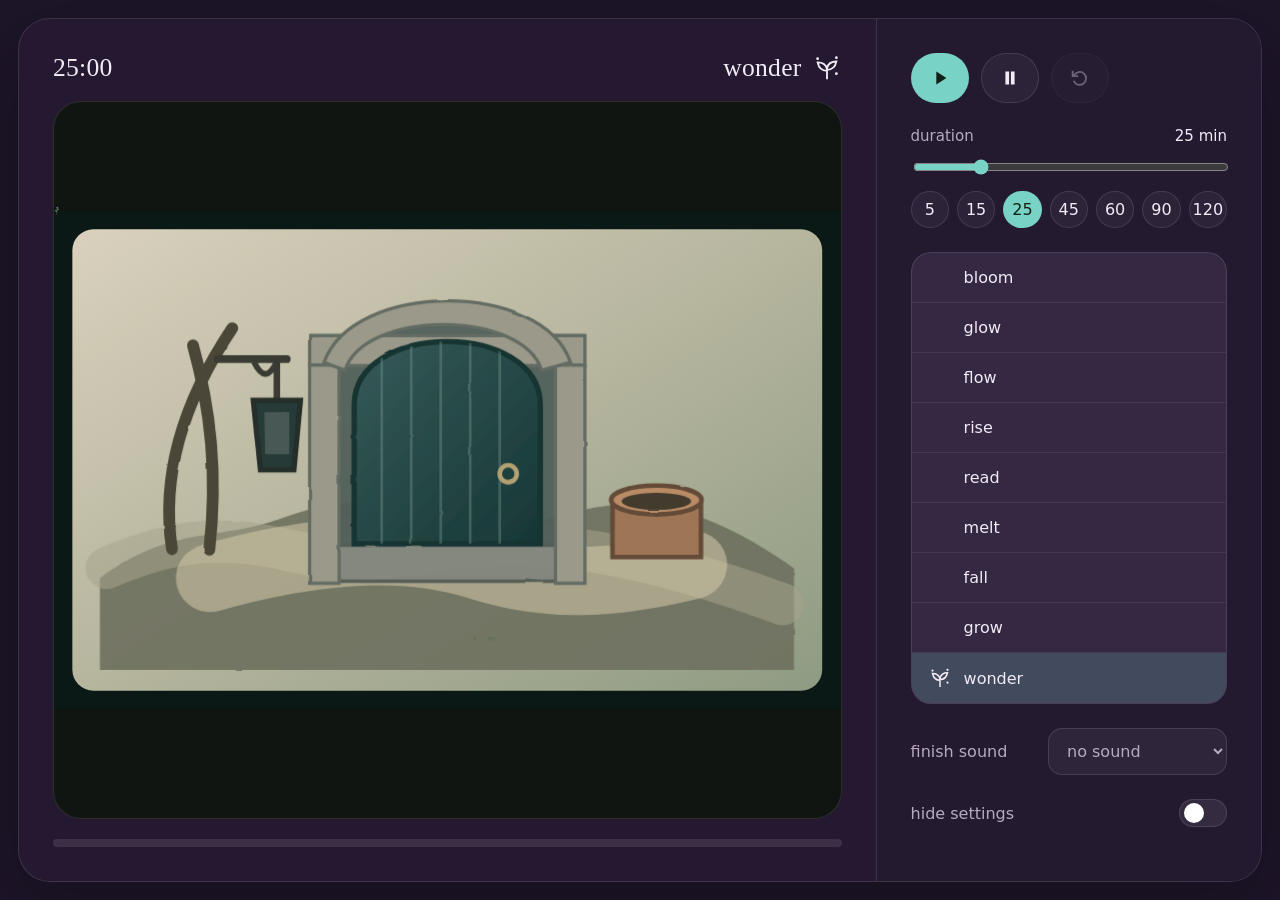
<file: timer/index.html>
<!doctype html>
<html lang="en">
<head>
<meta charset="utf-8" />
<meta name="viewport" content="width=device-width,initial-scale=1" />
<title>bloom</title>
<link rel="icon" type="image/svg+xml" href="assets/icons/bloom.svg">
<style>
:root{
  --bg:#07110e; --panel:#0b1713; --panel-2:#10201a; --text:#edf5e9;
  --muted:#afbeaf; --line:rgba(255,255,255,.11); --accent:#7dd6c8;
  --accent-soft:rgba(125,214,200,.18); --shadow:0 24px 70px rgba(0,0,0,.24);
}
*{box-sizing:border-box} html,body{margin:0;min-height:100%;background:var(--bg);color:var(--text)}
body{font-family:Inter,ui-sans-serif,system-ui,-apple-system,BlinkMacSystemFont,"Segoe UI",sans-serif;padding:18px;transition:background .45s,color .45s}
button,select,input{font:inherit;color:inherit}.app{max-width:1500px;margin:auto;min-height:calc(100vh - 36px);display:grid;grid-template-columns:minmax(0,2fr) minmax(340px,.9fr);border:1px solid var(--line);border-radius:32px;overflow:hidden;background:color-mix(in srgb,var(--panel) 92%,transparent);box-shadow:var(--shadow)}
.stage{padding:34px;display:flex;flex-direction:column;min-width:0}.topline{display:flex;justify-content:space-between;align-items:center;margin-bottom:18px;font-family:Georgia,serif;font-size:clamp(20px,2vw,30px);letter-spacing:.01em}.ritual-title{display:flex;gap:10px;align-items:center}.title-icon{width:30px;height:30px;display:inline-grid;place-items:center}.title-icon svg{width:100%;height:100%}.canvas{position:relative;flex:1;min-height:500px;border:1px solid var(--line);border-radius:28px;overflow:hidden;background:#101512}
.scene{position:absolute;inset:0;opacity:0;pointer-events:none;transition:opacity .35s}.scene.active{opacity:1}.scene svg{width:100%;height:100%;display:block}
.progress{height:8px;margin-top:20px;background:rgba(255,255,255,.10);border-radius:999px;overflow:hidden}.progress>span{display:block;height:100%;width:0;background:var(--accent);border-radius:inherit;transition:width .12s linear}
.controls{padding:34px;border-left:1px solid var(--line);background:color-mix(in srgb,var(--panel) 96%,black 4%);display:flex;flex-direction:column;gap:24px}.control-icons{display:flex;gap:12px}.icon-btn{width:58px;height:50px;border:1px solid var(--line);border-radius:999px;background:rgba(255,255,255,.045);display:grid;place-items:center;cursor:pointer;transition:.18s}.icon-btn:hover{background:rgba(255,255,255,.09);transform:translateY(-1px)}.icon-btn:active{transform:scale(.96)}.icon-btn.active{background:var(--accent);color:#102016;border-color:transparent}.icon-btn.dim{opacity:.35}.icon-btn svg{width:22px;height:22px}
.labelrow{display:flex;justify-content:space-between;align-items:center;font-size:15px;color:var(--muted);margin-bottom:12px}.value{color:var(--text)}input[type=range]{width:100%;accent-color:var(--accent)}.presets{display:grid;grid-template-columns:repeat(7,1fr);gap:8px;margin-top:12px}.preset{border:1px solid var(--line);background:rgba(255,255,255,.045);border-radius:999px;padding:8px 0;cursor:pointer}.preset.active{background:var(--accent);color:#102016;border-color:transparent}
.ritual-list{background:color-mix(in srgb,var(--panel-2) 76%,white 4%);border:1px solid var(--line);border-radius:20px;overflow:hidden}.ritual-option{height:50px;display:flex;align-items:center;gap:12px;padding:0 16px;border:0;border-bottom:1px solid rgba(255,255,255,.07);width:100%;background:transparent;cursor:pointer;text-align:left}.ritual-option:last-child{border-bottom:0}.ritual-option:hover{background:rgba(255,255,255,.055)}.ritual-option.active{background:var(--accent-soft)}.ritual-icon{width:24px;height:24px;opacity:0;transform:translateX(-4px);transition:.18s;flex:0 0 24px}.ritual-option:hover .ritual-icon,.ritual-option.active .ritual-icon{opacity:1;transform:none}.ritual-icon svg{width:100%;height:100%;display:block}
.select-row{display:flex;justify-content:space-between;align-items:center;gap:16px;color:var(--muted)}select{min-width:160px;background:rgba(255,255,255,.05);border:1px solid var(--line);border-radius:14px;padding:12px 42px 12px 14px}.switch{width:48px;height:28px;border-radius:999px;border:1px solid var(--line);background:rgba(255,255,255,.08);position:relative;cursor:pointer}.switch:after{content:"";position:absolute;width:20px;height:20px;border-radius:50%;background:#fff;left:4px;top:3px;transition:.2s}.switch.on{background:var(--accent)}.switch.on:after{left:23px}.settings-hidden .controls{display:none}.settings-hidden .app{grid-template-columns:1fr}.gear{display:none;position:fixed;right:26px;top:24px;width:46px;height:46px;border-radius:50%;border:1px solid var(--line);background:var(--panel);color:var(--text);place-items:center;cursor:pointer}.settings-hidden .gear{display:grid}
@media(max-width:900px){body{padding:0}.app{border-radius:0;grid-template-columns:1fr}.controls{border-left:0;border-top:1px solid var(--line)}.canvas{min-height:420px}.stage,.controls{padding:22px}.presets{grid-template-columns:repeat(4,1fr)}}
@media(max-width:560px){.canvas{min-height:360px}.topline{font-size:20px}.controls{gap:20px}.presets{grid-template-columns:repeat(3,1fr)}}
/* shared scene helpers */
.paper{fill:#f7f0e4}.soft-shadow{filter:drop-shadow(0 10px 18px rgba(0,0,0,.18))}.grow-stroke{stroke-dasharray:1;stroke-dashoffset:1}.idle{transform-box:fill-box;transform-origin:center}.scene.idling .idle{animation:sway 4s ease-in-out infinite alternate}.scene.idling .twinkle{animation:twinkle 2.8s ease-in-out infinite}.scene.idling .float{animation:float 4.2s ease-in-out infinite alternate}.scene.idling .flicker{animation:flicker 1.7s ease-in-out infinite alternate}@keyframes sway{to{transform:rotate(1.3deg)}}@keyframes twinkle{50%{opacity:.25;transform:scale(.72)}}@keyframes float{to{transform:translate(8px,-10px)}}@keyframes flicker{to{opacity:.72;transform:scale(.96)}}
</style>
</head>
<body>
<button class="gear" id="gear" aria-label="Show settings">⚙</button>
<div class="app">
  <main class="stage">
    <div class="topline"><span id="timeDisplay">25:00</span><span class="ritual-title"><span id="ritualName">wonder</span><span class="title-icon" id="titleIcon"></span></span></div>
    <div class="canvas" id="canvas"></div>
    <div class="progress"><span id="progressFill"></span></div>
  </main>
  <aside class="controls">
    <div class="control-icons">
      <button class="icon-btn active" id="startBtn" aria-label="Start"><svg viewBox="0 0 24 24"><path fill="currentColor" d="M8 5v14l11-7z"/></svg></button>
      <button class="icon-btn" id="pauseBtn" aria-label="Pause"><svg viewBox="0 0 24 24"><path fill="currentColor" d="M7 5h4v14H7zm6 0h4v14h-4z"/></svg></button>
      <button class="icon-btn dim" id="resetBtn" aria-label="Reset"><svg viewBox="0 0 24 24"><path fill="none" stroke="currentColor" stroke-width="2" d="M4 4v6h6M5.5 9a7 7 0 1 1-.4 6"/></svg></button>
    </div>
    <section>
      <div class="labelrow"><span>duration</span><span class="value" id="durationValue">25 min</span></div>
      <input id="durationSlider" type="range" min="1" max="120" value="25" />
      <div class="presets" id="presets"></div>
    </section>
    <div class="ritual-list" id="ritualList"></div>
    <div class="select-row"><span>finish sound</span><select id="soundSelect"><option value="none">no sound</option><option value="soft">soft chime</option><option value="glass">glass bell</option><option value="bowl">singing bowl</option><option value="wind">wind chime</option><option value="wood">wood knock</option></select></div>
    <div class="select-row"><span>hide settings</span><button class="switch" id="hideSwitch" aria-label="Hide settings"></button></div>
  </aside>
</div>
<script>
const ICONS={
 bloom:`<svg viewBox="0 0 32 32"><path d="M16 27V13M16 18C10 18 6 14 5 8c6 0 10 3 11 8m0 1c6 0 10-4 11-10-6 0-10 3-11 8" fill="none" stroke="currentColor" stroke-width="2" stroke-linecap="round"/></svg>`,
 glow:`<svg viewBox="0 0 32 32"><path d="M10 14h12v13H10zM12 14c0-3 2-5 4-5s4 2 4 5M16 9c-3-3 1-6 1-8 3 3 4 6-1 8z" fill="none" stroke="currentColor" stroke-width="2"/></svg>`,
 flow:`<svg viewBox="0 0 32 32"><path d="M9 4h14M9 28h14M11 5c0 7 5 7 5 11s-5 4-5 11m10-22c0 7-5 7-5 11s5 4 5 11" fill="none" stroke="currentColor" stroke-width="2"/></svg>`,
 rise:`<svg viewBox="0 0 32 32"><path d="M5 24h22M8 24a8 8 0 0 1 16 0M16 4v5M5 14l4 2M27 14l-4 2" fill="none" stroke="currentColor" stroke-width="2" stroke-linecap="round"/></svg>`,
 read:`<svg viewBox="0 0 32 32"><path d="M6 7h20v5H6zM8 13h18v5H8zM5 19h20v6H5z" fill="none" stroke="currentColor" stroke-width="2"/></svg>`,
 melt:`<svg viewBox="0 0 32 32"><path d="M9 9l7-4 7 4v9l-7 4-7-4zM5 25c3-2 5 2 8 0s5 2 8 0 5 2 7 0" fill="none" stroke="currentColor" stroke-width="2"/></svg>`,
 fall:`<svg viewBox="0 0 32 32"><path d="M25 5C14 6 7 13 7 25c10 0 17-7 18-20zM8 24l14-14" fill="none" stroke="currentColor" stroke-width="2"/></svg>`,
 grow:`<svg viewBox="0 0 32 32"><path d="M6 26C10 18 12 9 25 5M12 20c-5 0-7-3-7-7 5 0 8 2 8 6m4-7c0-5 3-8 8-9 0 5-2 8-7 10m-1 6c5-1 8 1 10 5-5 2-9 1-11-3" fill="none" stroke="currentColor" stroke-width="2" stroke-linecap="round"/></svg>`,
 wonder:`<svg viewBox="0 0 32 32"><path d="M16 28V14M16 19c-6 0-9-4-10-9 6 0 9 3 10 7m0 1c6 0 9-4 10-9-6 0-9 3-10 7" fill="none" stroke="currentColor" stroke-width="2"/><circle cx="6" cy="6" r="1.5" fill="currentColor"/><circle cx="26" cy="5" r="1.5" fill="currentColor"/><circle cx="26" cy="22" r="1.5" fill="currentColor"/></svg>`
};
const THEMES={
 bloom:{bg:'#eaf6df',panel:'#f4faec',panel2:'#dff1ce',text:'#294131',muted:'#627a68',accent:'#8fcf73',soft:'rgba(143,207,115,.22)'},
 glow:{bg:'#050504',panel:'#0a0908',panel2:'#11100e',text:'#f4e9d4',muted:'#a99e8d',accent:'#d29b43',soft:'rgba(210,155,67,.18)'},
 flow:{bg:'#eee8f7',panel:'#f7f3fb',panel2:'#e4daf2',text:'#433953',muted:'#746985',accent:'#a986cf',soft:'rgba(169,134,207,.22)'},
 rise:{bg:'#fff4c9',panel:'#fff9df',panel2:'#f9e8a7',text:'#5a4a24',muted:'#85754a',accent:'#e7ba4e',soft:'rgba(231,186,78,.22)'},
 read:{bg:'#3a2c23',panel:'#443329',panel2:'#503b2f',text:'#f2e6d7',muted:'#c0a996',accent:'#b88e6a',soft:'rgba(184,142,106,.2)'},
 melt:{bg:'#dbeaf2',panel:'#eaf4f8',panel2:'#c7dde8',text:'#294354',muted:'#657c8a',accent:'#83b7d4',soft:'rgba(131,183,212,.24)'},
 fall:{bg:'#4b211b',panel:'#562820',panel2:'#663128',text:'#f7e3d7',muted:'#c8a699',accent:'#d8794f',soft:'rgba(216,121,79,.22)'},
 grow:{bg:'#173626',panel:'#1d412e',panel2:'#244d37',text:'#e7f2e6',muted:'#a9c0aa',accent:'#78b989',soft:'rgba(120,185,137,.22)'},
 wonder:{bg:'#1d1528',panel:'#261b32',panel2:'#30213e',text:'#f2eaf5',muted:'#b7a9c0',accent:'#78d2c5',soft:'rgba(120,210,197,.2)'}
};
const rituals=['bloom','glow','flow','rise','read','melt','fall','grow','wonder'];
const canvas=document.getElementById('canvas');
function sceneWrap(id,inner){return `<div class="scene" data-scene="${id}">${inner}</div>`}
function createScenes(){
 canvas.innerHTML=
 sceneWrap('bloom',`<svg viewBox="0 0 900 560"><defs><linearGradient id="bsky" y2="1"><stop stop-color="#f7fbef"/><stop offset="1" stop-color="#ddefce"/></linearGradient></defs><rect width="900" height="560" fill="url(#bsky)"/><ellipse cx="450" cy="490" rx="260" ry="55" fill="#8c6546" opacity=".78"/><g id="b-root" stroke="#dcd6ba" stroke-width="5" fill="none" stroke-linecap="round"><path d="M450 472c-10 18-25 28-40 38"/><path d="M450 474c8 18 24 28 43 37"/></g><g class="idle" id="b-plant"><path id="b-stem" d="M450 478C450 390 451 280 450 175" stroke="#56885b" stroke-width="13" fill="none" stroke-linecap="round"/><path id="b-left" d="M450 345c-55-10-86-42-101-83 49 0 84 21 101 66" fill="#83ba72" stroke="#4f7f52" stroke-width="5"/><path id="b-right" d="M450 300c54-7 91-41 105-87-55 2-90 25-105 70" fill="#99cc80" stroke="#4f7f52" stroke-width="5"/><g id="b-flower" transform="translate(450 160)"><g fill="#f4a9b7" stroke="#d97f91" stroke-width="3"><ellipse rx="34" ry="75" transform="rotate(0) translate(0 -32)"/><ellipse rx="34" ry="75" transform="rotate(60) translate(0 -32)"/><ellipse rx="34" ry="75" transform="rotate(120) translate(0 -32)"/><ellipse rx="34" ry="75" transform="rotate(180) translate(0 -32)"/><ellipse rx="34" ry="75" transform="rotate(240) translate(0 -32)"/><ellipse rx="34" ry="75" transform="rotate(300) translate(0 -32)"/></g><circle r="29" fill="#e2b24c"/></g></g></svg>`)+
 sceneWrap('glow',`<svg viewBox="0 0 900 560"><rect width="900" height="560" fill="#080706"/><rect y="430" width="900" height="130" fill="#241a12"/><ellipse cx="450" cy="460" rx="180" ry="30" fill="#000" opacity=".4"/><g class="idle"><rect id="g-candle" x="365" y="185" width="170" height="280" rx="30" fill="#eee1c7"/><path id="g-wax" d="M380 200c20 25 25-8 45 18s23-10 42 12 31-15 52 8v46H380z" fill="#d8c5a4"/><g id="g-flame" class="flicker"><path d="M450 170c-40-50 3-92 8-128 40 42 53 91-8 128z" fill="#f4a62a"/><path d="M451 154c-20-27 4-49 6-69 22 24 26 48-6 69z" fill="#fff0a0"/></g><ellipse id="g-glow" cx="450" cy="175" rx="190" ry="170" fill="#d78f28" opacity=".18"/></g></svg>`)+
 sceneWrap('flow',`<svg viewBox="0 0 900 560"><rect width="900" height="560" fill="#efe9f8"/><g class="soft-shadow" transform="translate(280 55)"><path d="M90 40h160M90 450h160" stroke="#6c547e" stroke-width="22" stroke-linecap="round"/><path d="M110 60C110 190 170 190 170 255S110 330 110 430M230 60C230 190 170 190 170 255s60 75 60 175" fill="none" stroke="#735b86" stroke-width="10"/><path d="M124 70h92c-5 92-46 115-46 170-22-57-42-78-46-170z" fill="#d4b16f" id="f-topSand"/><path d="M170 240v120" stroke="#d4b16f" stroke-width="7" id="f-stream"/><path d="M115 420c22-83 88-82 110 0z" fill="#d4b16f" id="f-bottomSand"/></g></svg>`)+
 sceneWrap('rise',`<svg viewBox="0 0 900 560"><defs><linearGradient id="rsky" y2="1"><stop stop-color="#fff9dd"/><stop offset="1" stop-color="#f7cf74"/></linearGradient></defs><rect width="900" height="560" fill="url(#rsky)"/><circle id="r-sun" cx="170" cy="430" r="58" fill="#f5b832"/><path d="M0 410Q200 330 420 420T900 400V560H0z" fill="#9eb57c"/><path d="M0 465Q250 370 500 455T900 440V560H0z" fill="#708d62"/><g id="r-rays" stroke="#edb541" stroke-width="5" stroke-linecap="round"><path d="M170 330v-30M95 350l-20-25M245 350l20-25"/></g></svg>`)+
 sceneWrap('read',`<svg viewBox="0 0 900 560"><rect width="900" height="560" fill="#4a352a"/><rect y="415" width="900" height="145" fill="#2b1f19"/><g class="soft-shadow" transform="translate(260 130)"><g id="books"><rect id="book1" x="0" y="230" width="380" height="75" rx="8" fill="#80634d"/><rect id="book2" x="30" y="155" width="340" height="75" rx="8" fill="#9a6e58"/><rect id="book3" x="65" y="80" width="300" height="75" rx="8" fill="#6e7755"/><rect id="book4" x="105" y="5" width="250" height="75" rx="8" fill="#b98a65"/></g></g><g class="idle" id="steam" fill="none" stroke="#d7c5b4" stroke-width="5" opacity=".45"><path d="M700 310c-25-35 22-48 0-83"/><path d="M735 310c-25-35 22-48 0-83"/></g><path d="M660 330h110v100H660z" fill="#c8a984"/><path d="M770 350c55 0 55 60 0 60" fill="none" stroke="#c8a984" stroke-width="18"/></svg>`)+
 sceneWrap('melt',`<svg viewBox="0 0 900 560"><defs><linearGradient id="msky"><stop stop-color="#eaf4f8"/><stop offset="1" stop-color="#bad8e7"/></linearGradient></defs><rect width="900" height="560" fill="url(#msky)"/><ellipse cx="450" cy="440" rx="240" ry="70" fill="#eef2ed" stroke="#9ab2ba" stroke-width="8"/><ellipse id="m-puddle" cx="450" cy="420" rx="70" ry="18" fill="#7ec4e4" opacity=".55"/><g class="soft-shadow" id="m-ice"><path d="M350 210l110-55 100 60-10 180-105 45-105-50z" fill="#bfe8f7" opacity=".78" stroke="#76aac3" stroke-width="6"/><path d="M350 210l100 60 110-55-100-60z" fill="#e0f6ff" opacity=".9"/><path d="M450 270v170" stroke="#86bad1" stroke-width="6" opacity=".6"/></g><circle class="float" id="m-drop" cx="555" cy="390" r="10" fill="#66b7db"/></svg>`)+
 sceneWrap('fall',`<svg viewBox="0 0 900 560"><rect width="900" height="560" fill="#5a2c23"/><path d="M0 420Q240 360 500 425T900 400V560H0z" fill="#8a4c31"/><g id="fall-tree" class="idle"><path d="M470 470c-30-160 5-260 10-360" stroke="#3b251b" stroke-width="28" fill="none"/><path d="M470 300c-80-70-120-135-140-205M475 270c80-55 130-115 155-185M470 210c-45-55-45-105-42-145" stroke="#3b251b" stroke-width="18" fill="none" stroke-linecap="round"/><g id="fall-leaves" fill="#d87845"><circle cx="330" cy="110" r="50"/><circle cx="410" cy="100" r="58"/><circle cx="505" cy="92" r="62"/><circle cx="590" cy="112" r="52"/><circle cx="365" cy="180" r="55"/><circle cx="470" cy="165" r="65"/><circle cx="565" cy="180" r="55"/></g></g><g id="falling-leaves" fill="#e9954b"><path d="M250 220c24-10 35 5 25 27-21 10-36-3-25-27z"/><path d="M680 260c24-10 35 5 25 27-21 10-36-3-25-27z"/><path d="M310 330c24-10 35 5 25 27-21 10-36-3-25-27z"/></g></svg>`)+
 sceneWrap('grow',`<svg viewBox="0 0 900 560"><rect width="900" height="560" fill="#1b3b2b"/><rect x="100" y="70" width="700" height="410" rx="28" fill="#9a8f7b" opacity=".35"/><path id="v-main" d="M170 470C250 410 230 330 340 300s90-120 210-145 105-75 185-85" fill="none" stroke="#75b676" stroke-width="17" stroke-linecap="round"/><g id="v-leaves" fill="#8fc98a"><ellipse cx="260" cy="380" rx="40" ry="22" transform="rotate(-28 260 380)"/><ellipse cx="315" cy="320" rx="42" ry="22" transform="rotate(25 315 320)"/><ellipse cx="430" cy="245" rx="42" ry="22" transform="rotate(-24 430 245)"/><ellipse cx="525" cy="170" rx="42" ry="22" transform="rotate(28 525 170)"/><ellipse cx="645" cy="120" rx="42" ry="22" transform="rotate(-18 645 120)"/></g><g id="v-flowers" fill="#7a9ee8"><circle cx="390" cy="270" r="15"/><circle cx="570" cy="145" r="16"/><circle cx="700" cy="92" r="16"/></g><g id="v-lights" fill="#ffe88a"><circle class="twinkle" cx="340" cy="250" r="7"/><circle class="twinkle" cx="510" cy="115" r="7"/><circle class="twinkle" cx="680" cy="145" r="7"/></g></svg>`)+
 sceneWrap('wonder',`<svg  viewBox="0 0 1200 760" role="img" aria-label="A watercolor garden growing around an old door">
          <defs>
            <linearGradient id="paperWash" x1="0" y1="0" x2="1" y2="1">
              <stop offset="0" stop-color="#d9d1bd"/>
              <stop offset="0.5" stop-color="#b6b59e"/>
              <stop offset="1" stop-color="#8e9b82"/>
            </linearGradient>
            <linearGradient id="doorPaint" x1="0" y1="0" x2="1" y2="1">
              <stop offset="0" stop-color="#355b59"/>
              <stop offset="1" stop-color="#173735"/>
            </linearGradient>
            <radialGradient id="lanternGlow">
              <stop offset="0" stop-color="#fff5b8" stop-opacity=".95"/>
              <stop offset=".35" stop-color="#e8c96c" stop-opacity=".5"/>
              <stop offset="1" stop-color="#e8c96c" stop-opacity="0"/>
            </radialGradient>
            <filter id="watercolor" x="-15%" y="-15%" width="130%" height="130%">
              <feTurbulence type="fractalNoise" baseFrequency="0.012 0.04" numOctaves="2" seed="8" result="noise"/>
              <feDisplacementMap in="SourceGraphic" in2="noise" scale="3" xChannelSelector="R" yChannelSelector="B"/>
            </filter>
            <filter id="softGlow" x="-100%" y="-100%" width="300%" height="300%">
              <feGaussianBlur stdDeviation="8" result="blur"/>
              <feMerge><feMergeNode in="blur"/><feMergeNode in="SourceGraphic"/></feMerge>
            </filter>
            <clipPath id="doorClip"><path d="M458 508V296c0-129 284-129 284 0v212z"/></clipPath>
          </defs>

          <!-- fixed illustrated base -->
          <rect width="1200" height="760" fill="#0b1916"/>
          <rect x="28" y="28" width="1144" height="704" rx="32" fill="url(#paperWash)"/>
          <g filter="url(#watercolor)">
            <path d="M70 560C178 481 250 502 338 472c72-25 126-39 188-15 101 39 175 27 265 3 114-30 209-5 338 85v155H70z" fill="#6f725f" opacity=".92"/>
            <path d="M80 545c106-47 184-49 274-28 111 26 176 9 270-3 124-15 269 6 488 86" fill="none" stroke="#a6a48b" stroke-width="64" stroke-linecap="round" opacity=".55"/>
            <path d="M238 560c145-41 287-58 413-18 103 32 197 29 324-2" fill="none" stroke="#d4c9aa" stroke-width="104" stroke-linecap="round" opacity=".55"/>
            <g fill="#77796d" stroke="#515b54" stroke-width="5" opacity=".96">
              <path d="M392 190h416v375H392z" fill="#84877d"/>
              <path d="M423 510V291c0-167 354-167 354 0v219z" fill="#52605b"/>
            </g>
            <g fill="#9a998a" stroke="#646c63" stroke-width="5">
              <path d="M390 190h420v46H390z"/>
              <path d="M390 235h45v333h-45zM765 235h45v333h-45z"/>
              <path d="M412 231c45-125 333-125 376 0l-44 12c-30-93-270-93-300 0z"/>
            </g>
            <path d="M458 508V296c0-129 284-129 284 0v212z" fill="url(#doorPaint)" stroke="#183431" stroke-width="8"/>
            <g clip-path="url(#doorClip)" stroke="#71908a" stroke-width="4" opacity=".45">
              <path d="M500 220v310M545 205v325M590 190v340M635 190v340M680 205v325"/>
            </g>
            <circle cx="693" cy="401" r="13" fill="none" stroke="#b2a172" stroke-width="7"/>
            <path d="M180 516c-17-111 17-225 92-337M237 517c13-116 2-215-25-312" fill="none" stroke="#4b4637" stroke-width="18" stroke-linecap="round"/>
            <g id="lanternFixture" transform="translate(250 226)">
              <path d="M0 0h105" stroke="#3a3b34" stroke-width="12" stroke-linecap="round"/>
              <path d="M90 0v62" stroke="#3a3b34" stroke-width="10"/>
              <path d="M55 4c12 25 23 25 35 0" fill="none" stroke="#3a3b34" stroke-width="9"/>
              <path d="M54 63h72l-10 106H65z" fill="#263b39" stroke="#252d2b" stroke-width="8"/>
              <path d="M71 81h38v64H72z" fill="#ccd0bd" opacity=".2"/>
            </g>
            <path d="M852 528v-86c0-26 135-26 135 0v86z" fill="#9e7656" stroke="#644b39" stroke-width="7"/>
            <ellipse cx="919" cy="441" rx="69" ry="22" fill="#b98c65" stroke="#644b39" stroke-width="7"/>
            <ellipse cx="919" cy="443" rx="53" ry="13" fill="#423a2d"/>
          </g>

          <!-- progress-controlled garden layers -->
          <g id="w-moss" class="growth-layer moss-layer">
            <g fill="#52684c" opacity=".95" filter="url(#watercolor)">
              <ellipse cx="250" cy="568" rx="135" ry="42"/><ellipse cx="420" cy="570" rx="120" ry="36"/>
              <ellipse cx="765" cy="563" rx="112" ry="38"/><ellipse cx="963" cy="571" rx="130" ry="40"/>
              <ellipse cx="518" cy="625" rx="140" ry="38"/><ellipse cx="696" cy="625" rx="126" ry="34"/>
            </g>
          </g>

          <g id="w-mush" class="growth-layer mushroom-layer" filter="url(#watercolor)">
            <g transform="translate(298 548)"><path d="M0 36c2-24 27-24 29 0" fill="#d3bd94"/><path d="M-17 16c5-25 58-25 64 0z" fill="#8b684d"/></g>
            <g transform="translate(840 555) scale(.8)"><path d="M0 36c2-24 27-24 29 0" fill="#d3bd94"/><path d="M-17 16c5-25 58-25 64 0z" fill="#7c5b46"/></g>
            <g transform="translate(1010 592) scale(.55)"><path d="M0 36c2-24 27-24 29 0" fill="#d3bd94"/><path d="M-17 16c5-25 58-25 64 0z" fill="#9a6e50"/></g>
          </g>

          <g id="w-ferns" class="growth-layer fern-layer idle" fill="none" stroke="#486a4f" stroke-linecap="round" filter="url(#watercolor)">
            <g transform="translate(352 583)"><path d="M0 55Q8 2 33-38" stroke-width="8"/><path d="M12 27l-30-22M18 13l32-25M24-3L0-28M30-19l30-11" stroke-width="12"/></g>
            <g transform="translate(792 590) scale(1.2)"><path d="M0 55Q8 2 33-38" stroke-width="8"/><path d="M12 27l-30-22M18 13l32-25M24-3L0-28M30-19l30-11" stroke-width="12"/></g>
            <g transform="translate(925 579) scale(.9)"><path d="M0 55Q8 2 33-38" stroke-width="8"/><path d="M12 27l-30-22M18 13l32-25M24-3L0-28M30-19l30-11" stroke-width="12"/></g>
          </g>

          <g id="w-vines" class="growth-layer vine-layer idle" fill="none" stroke="#53714d" stroke-linecap="round" filter="url(#watercolor)">
            <path d="M421 540C368 452 446 408 404 324c-27-53 2-104 45-134" stroke-width="13"/>
            <path d="M782 540c77-80-6-139 51-215 31-42 22-90-12-132" stroke-width="13"/>
            <g fill="#66865d" stroke="none">
              <ellipse cx="408" cy="462" rx="20" ry="9" transform="rotate(-35 408 462)"/><ellipse cx="443" cy="407" rx="22" ry="10" transform="rotate(30 443 407)"/>
              <ellipse cx="404" cy="348" rx="21" ry="9" transform="rotate(-30 404 348)"/><ellipse cx="433" cy="284" rx="20" ry="9" transform="rotate(24 433 284)"/>
              <ellipse cx="806" cy="456" rx="21" ry="9" transform="rotate(28 806 456)"/><ellipse cx="792" cy="396" rx="21" ry="9" transform="rotate(-30 792 396)"/>
              <ellipse cx="830" cy="338" rx="23" ry="10" transform="rotate(34 830 338)"/><ellipse cx="821" cy="267" rx="20" ry="9" transform="rotate(-25 821 267)"/>
            </g>
          </g>

          <g id="w-flowers" class="growth-layer flower-layer idle" filter="url(#watercolor)">
            <g fill="#738fbd" stroke="#526a8f" stroke-width="3">
              <g transform="translate(342 525)"><circle r="9" fill="#e8d486"/><ellipse rx="8" ry="20" cy="-18"/><ellipse rx="8" ry="20" cy="18"/><ellipse rx="20" ry="8" cx="-18"/><ellipse rx="20" ry="8" cx="18"/></g>
              <g transform="translate(874 514) scale(.9)"><circle r="9" fill="#e8d486"/><ellipse rx="8" ry="20" cy="-18"/><ellipse rx="8" ry="20" cy="18"/><ellipse rx="20" ry="8" cx="-18"/><ellipse rx="20" ry="8" cx="18"/></g>
              <g transform="translate(978 539) scale(.7)"><circle r="9" fill="#e8d486"/><ellipse rx="8" ry="20" cy="-18"/><ellipse rx="8" ry="20" cy="18"/><ellipse rx="20" ry="8" cx="-18"/><ellipse rx="20" ry="8" cx="18"/></g>
            </g>
            <g fill="#d8a8bb" stroke="#a67589" stroke-width="3">
              <g transform="translate(438 442) scale(.7)"><circle r="9" fill="#e8d486"/><ellipse rx="8" ry="20" cy="-18"/><ellipse rx="8" ry="20" cy="18"/><ellipse rx="20" ry="8" cx="-18"/><ellipse rx="20" ry="8" cx="18"/></g>
              <g transform="translate(806 374) scale(.65)"><circle r="9" fill="#e8d486"/><ellipse rx="8" ry="20" cy="-18"/><ellipse rx="8" ry="20" cy="18"/><ellipse rx="20" ry="8" cx="-18"/><ellipse rx="20" ry="8" cx="18"/></g>
            </g>
          </g>

          <g id="w-pot" class="growth-layer pot-plant-layer idle" transform="translate(920 438)" filter="url(#watercolor)">
            <path d="M0 5Q0-70 8-108" stroke="#4f7354" stroke-width="10" fill="none" stroke-linecap="round"/>
            <ellipse cx="-12" cy="-56" rx="28" ry="11" fill="#678a62" transform="rotate(25 -12 -56)"/>
            <ellipse cx="23" cy="-82" rx="26" ry="10" fill="#6d9165" transform="rotate(-25 23 -82)"/>
            <g transform="translate(10 -116) scale(.55)" fill="#8aa3c7"><circle r="10" fill="#e4d58d"/><ellipse rx="9" ry="22" cy="-20"/><ellipse rx="9" ry="22" cy="20"/><ellipse rx="22" ry="9" cx="-20"/><ellipse rx="22" ry="9" cx="20"/></g>
          </g>

          <g id="w-light" class="growth-layer light-layer flicker">
            <circle cx="340" cy="345" r="120" fill="url(#lanternGlow)" filter="url(#softGlow)"/>
            <rect x="316" y="307" width="48" height="74" rx="16" fill="#ffe9a1" opacity=".8" filter="url(#softGlow)"/>
          </g>

          <g id="w-fireflies" class="growth-layer firefly-layer" fill="#fff3a2" filter="url(#softGlow)">
            <circle class="firefly f1 float" cx="462" cy="408" r="5"/><circle class="firefly f2 float" cx="739" cy="465" r="5"/>
            <circle class="firefly f3 float" cx="896" cy="331" r="4"/><circle class="firefly f4 float" cx="584" cy="558" r="4"/>
            <circle class="firefly f5 float" cx="1010" cy="440" r="4"/><circle class="firefly f6 float" cx="276" cy="494" r="4"/>
          </g>
        </svg>`);
}
createScenes();
let current='wonder',duration=25*60,remaining=duration,running=false,last=0,raf=null,finished=false;
const timeDisplay=document.getElementById('timeDisplay'),progressFill=document.getElementById('progressFill'),ritualName=document.getElementById('ritualName'),titleIcon=document.getElementById('titleIcon');
function applyTheme(id){const t=THEMES[id];for(const [k,v] of Object.entries(t)){document.documentElement.style.setProperty(`--${k==='panel2'?'panel-2':k==='soft'?'accent-soft':k}`,v)}ritualName.textContent=id;titleIcon.innerHTML=ICONS[id];document.querySelectorAll('.scene').forEach(s=>s.classList.toggle('active',s.dataset.scene===id));document.querySelectorAll('.ritual-option').forEach(b=>b.classList.toggle('active',b.dataset.id===id));updateScene(progress())}
function progress(){return duration?Math.min(1,Math.max(0,1-remaining/duration)):0}
function fade(el,a,b,p){if(!el)return;el.style.opacity=p<=a?0:p>=b?1:(p-a)/(b-a)}
function scale(el,a,b,p,from=.15,to=1){if(!el)return;const x=p<=a?from:p>=b?to:from+(to-from)*(p-a)/(b-a);el.style.transformBox='fill-box';el.style.transformOrigin='center bottom';el.style.transform=`scale(${x})`}
function updateScene(p){
 const s=document.querySelector(`.scene[data-scene="${current}"]`);if(!s)return;
 s.classList.toggle('idling',!running && (finished||p>0));
 if(current==='bloom'){scale(s.querySelector('#b-root'),0,.12,p,0,1);scale(s.querySelector('#b-plant'),.08,.7,p,0.03,1);scale(s.querySelector('#b-flower'),.68,1,p,0.05,1)}
 if(current==='glow'){const c=s.querySelector('#g-candle');const h=280*(1-p*.65),y=185+280-h;c.setAttribute('height',h);c.setAttribute('y',y);s.querySelector('#g-wax').style.transform=`translateY(${280-h}px)`;s.querySelector('#g-flame').style.transform=`translateY(${280-h}px)`;s.querySelector('#g-glow').style.transform=`translateY(${280-h}px)`}
 if(current==='flow'){const top=s.querySelector('#f-topSand'),bottom=s.querySelector('#f-bottomSand'),stream=s.querySelector('#f-stream');top.style.transformOrigin='170px 70px';top.style.transform=`scaleY(${1-p})`;bottom.style.transformOrigin='170px 420px';bottom.style.transform=`scaleY(${Math.max(.05,p)})`;stream.style.opacity=p>0&&p<1?1:0}
 if(current==='rise'){const sun=s.querySelector('#r-sun'),rays=s.querySelector('#r-rays');const x=170+560*p,y=430-260*Math.sin(Math.PI*p);sun.setAttribute('cx',x);sun.setAttribute('cy',y);rays.style.transform=`translate(${x-170}px,${y-430}px)`;rays.style.opacity=Math.min(1,p*2)}
 if(current==='read'){['book4','book3','book2','book1'].forEach((id,i)=>{const start=i*.22,end=start+.2,el=s.querySelector('#'+id);let q=p<=start?0:p>=end?1:(p-start)/(end-start);el.style.transform=`translate(${q*360}px,${-q*80}px) rotate(${q*12}deg)`;el.style.opacity=1-q})}
 if(current==='melt'){const ice=s.querySelector('#m-ice'),puddle=s.querySelector('#m-puddle'),drop=s.querySelector('#m-drop');ice.style.transformOrigin='450px 440px';ice.style.transform=`scale(${1-p*.72}) translateY(${p*45}px)`;puddle.setAttribute('rx',70+150*p);puddle.setAttribute('ry',18+20*p);drop.style.opacity=p>.55?1:0}
 if(current==='fall'){const leaves=[...s.querySelectorAll('#fall-leaves circle')];leaves.forEach((el,i)=>{const start=i/leaves.length*.8;let q=Math.max(0,Math.min(1,(p-start)/.18));el.style.transform=`translate(${(i%2?1:-1)*q*50}px,${q*300}px) rotate(${q*180}deg)`;el.style.opacity=1-q});fade(s.querySelector('#falling-leaves'),.15,.85,p)}
 if(current==='grow'){const path=s.querySelector('#v-main');path.style.strokeDasharray=path.getTotalLength();path.style.strokeDashoffset=path.getTotalLength()*(1-p);fade(s.querySelector('#v-leaves'),.25,.65,p);fade(s.querySelector('#v-flowers'),.7,.9,p);fade(s.querySelector('#v-lights'),.9,1,p)}
 if(current==='wonder'){fade(s.querySelector('#w-moss'),.02,.22,p);scale(s.querySelector('#w-ferns'),.18,.42,p,0.05,1);scale(s.querySelector('#w-mush'),.35,.55,p,0.05,1);const vine=s.querySelector('#w-vines');fade(vine,.48,.78,p);scale(vine,.48,.78,p,.05,1);fade(s.querySelector('#w-flowers'),.72,.9,p);scale(s.querySelector('#w-pot'),.78,.94,p,.08,1);fade(s.querySelector('#w-light'),.95,1,p);fade(s.querySelector('#w-fireflies'),.97,1,p)}
}
function format(sec){sec=Math.max(0,Math.ceil(sec));return `${Math.floor(sec/60)}:${String(sec%60).padStart(2,'0')}`}
function render(){timeDisplay.textContent=format(remaining);progressFill.style.width=`${progress()*100}%`;updateScene(progress())}
function tick(ts){if(!running)return;if(!last)last=ts;remaining-=Math.min((ts-last)/1000,1);last=ts;if(remaining<=0){remaining=0;running=false;finished=true;finishSound();setButtons();render();return}render();raf=requestAnimationFrame(tick)}
function setButtons(){document.getElementById('startBtn').classList.toggle('active',!running);document.getElementById('pauseBtn').classList.toggle('active',running);document.getElementById('resetBtn').classList.toggle('dim',remaining===duration&&!running)}
document.getElementById('startBtn').onclick=()=>{if(remaining<=0){remaining=duration;finished=false}running=true;last=0;setButtons();raf=requestAnimationFrame(tick)};
document.getElementById('pauseBtn').onclick=()=>{running=false;cancelAnimationFrame(raf);setButtons();render()};
document.getElementById('resetBtn').onclick=()=>{running=false;cancelAnimationFrame(raf);remaining=duration;finished=false;last=0;setButtons();render()};
const slider=document.getElementById('durationSlider'),durationValue=document.getElementById('durationValue');slider.oninput=()=>setDuration(+slider.value);function setDuration(min){duration=min*60;remaining=duration;running=false;finished=false;durationValue.textContent=`${min} min`;slider.value=min;document.querySelectorAll('.preset').forEach(b=>b.classList.toggle('active',+b.dataset.min===min));setButtons();render()}
[5,15,25,45,60,90,120].forEach(n=>{const b=document.createElement('button');b.className='preset'+(n===25?' active':'');b.dataset.min=n;b.textContent=n;b.onclick=()=>setDuration(n);document.getElementById('presets').appendChild(b)});
rituals.forEach(id=>{const b=document.createElement('button');b.className='ritual-option'+(id===current?' active':'');b.dataset.id=id;b.innerHTML=`<span class="ritual-icon">${ICONS[id]}</span><span>${id}</span>`;b.onclick=()=>{current=id;applyTheme(id)};document.getElementById('ritualList').appendChild(b)});
document.getElementById('hideSwitch').onclick=()=>{document.body.classList.add('settings-hidden');document.getElementById('hideSwitch').classList.add('on')};document.getElementById('gear').onclick=()=>{document.body.classList.remove('settings-hidden');document.getElementById('hideSwitch').classList.remove('on')};
function finishSound(){const type=document.getElementById('soundSelect').value;if(type==='none')return;const C=window.AudioContext||window.webkitAudioContext,ctx=new C(),o=ctx.createOscillator(),g=ctx.createGain();o.connect(g);g.connect(ctx.destination);o.frequency.value=type==='glass'?880:type==='bowl'?330:type==='wind'?660:type==='wood'?220:523.25;g.gain.setValueAtTime(.001,ctx.currentTime);g.gain.exponentialRampToValueAtTime(.18,ctx.currentTime+.02);g.gain.exponentialRampToValueAtTime(.001,ctx.currentTime+1.4);o.start();o.stop(ctx.currentTime+1.5)}
applyTheme(current);render();setButtons();
</script>
</body>
</html>
</file>
